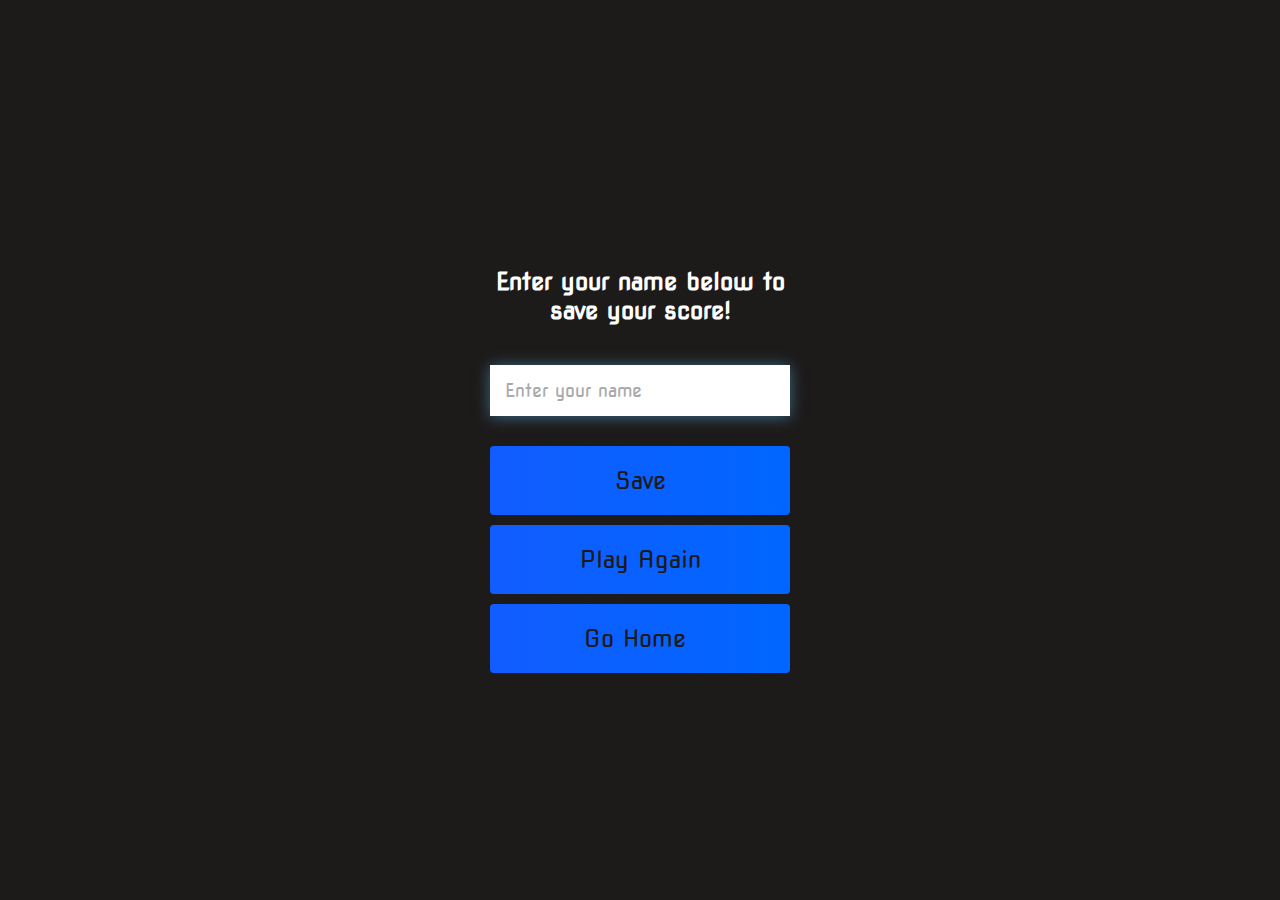
<file: end.html>
<!DOCTYPE html>
<html lang="en">
<head>
    <meta charset="UTF-8">
    <meta name="viewport" content="width=device-width, initial-scale=1.0">
    <title>Document</title>
    <link rel="stylesheet" href="style.css">
    <link rel="stylesheet" href="https://use.fontawesome.com/releases/v5.13.1/css/all.css" integrity="sha384-xxzQGERXS00kBmZW/6qxqJPyxW3UR0BPsL4c8ILaIWXva5kFi7TxkIIaMiKtqV1Q" crossorigin="anonymous">
</head>
<body>
    <div class="container">
        <div id="end" class="flex-center flex-column">
            <h1 id="finalScore">0</h1>
            <form class="end-form-container">
                <h2 id="end-text">Enter your name below to save your score!</h2>
                <input type="text" name="name" id="username" placeholder="Enter your name">
                <button class="btn" id="saveScoreBtn" type="submit" onclick="saveHighScore(event)" disabled>Save</button>
            </form>
            <a href="/game.html" class="btn">Play Again</a>
            <a href="/" class="btn">Go Home<i class="fas fa-home"></i></a>
        </div>
    </div>
    <script src="end.js"></script>
</body>
</html>
</file>
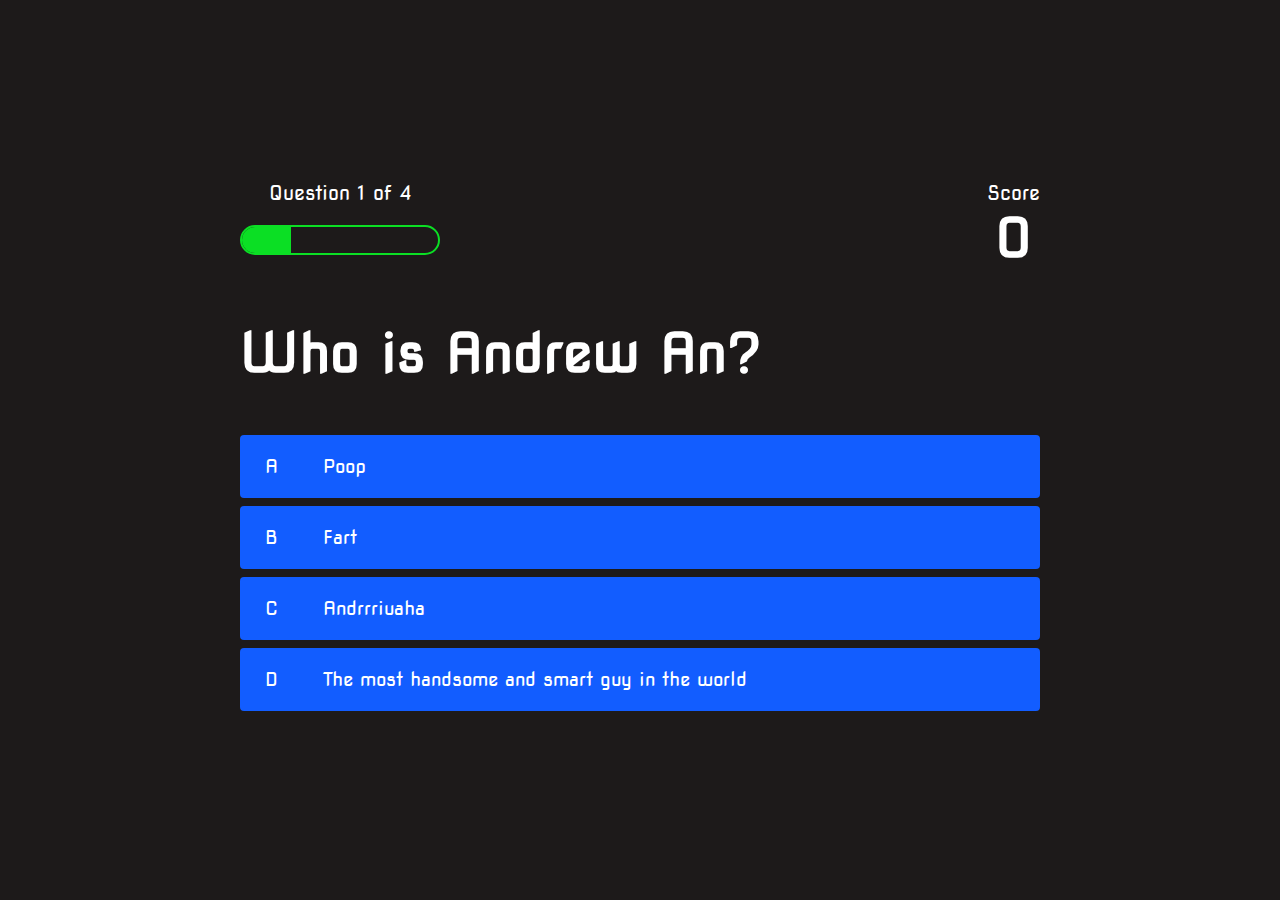
<file: game.html>
<!DOCTYPE html>
<html lang="en">
<head>
    <meta charset="UTF-8">
    <meta name="viewport" content="width=device-width, initial-scale=1.0">
    <title>Quiz Page</title>
    <link rel="stylesheet" href="style.css">
    <link rel="stylesheet" href="game.css">
</head>
<body>
    <div class="container">
        <div id="game" class="justify-center flex-column">
            <div id="hud">
                <div class="hud-item">
                    <p id="progressText" class="hud-prefix">
                        Question
                    </p>
                    <div id="progressBar">
                        <div id="progressBarFull"></div>
                    </div>
                </div>
                <div class="hud-item">
                    <p class="hud-prefix">
                        Score
                    </p>
                    <h1 class="hud-main-text" id="score">
                        0
                    </h1>
                </div>
            </div> <!-- 위에는 Question Score 표시. -->
            <h1 id="question">What is the answer to this question</h1>
            <div class="choice-container">
                <p class="choice-prefix">A</p>
                <p class="choice-text" data-number="1">Choice</p>
            </div>
            <div class="choice-container">
                <p class="choice-prefix">B</p>
                <p class="choice-text" data-number="2">Choice 2</p>
            </div>
            <div class="choice-container">
                <p class="choice-prefix">C</p>
                <p class="choice-text" data-number="3">Choice 3</p>
            </div>
            <div class="choice-container">
                <p class="choice-prefix">D</p>
                <p class="choice-text" data-number="4">Choice 4</p>
            </div>
        </div>
    </div>
    <script src="game.js"></script>
</body>
</html>
</file>
<file: style.css>
@import url('https://fonts.googleapis.com/css2?family=Nova+Square&display=swap');

:root{
    background-color: rgb(29, 26, 26);
}

*{
    box-sizing: border-box;
    margin: 0;
    padding: 0;
    font-size: 62.5%;
    font-family: 'Nova Square', cursive;
}

h1{
    font-size: 5.4rem;
    color: #fff;
    margin-bottom: 5rem;
}

h2{
    font-size: 4.2rem;
    margin-bottom: 4rem;
}

.container{
    width: 100vw;
    height: 100vh;
    display: flex;
    justify-content: center;
    align-items: center;
    max-width: 80rem;
    margin: 0 auto;
    padding: 2rem;
}

.flex-column{
    display: flex;
    flex-direction: column;
}

.flex-center{
    justify-content: center;
    align-items: center;
}

.justify-center{
    justify-content: center;
}

.text-center{
    text-align: center;
}

.hidden{
    display: none;
}

.btn{
    font-size: 2.4rem;
    padding: 2rem 0;
    width: 30rem;
    text-align: center;
    margin-bottom: 1rem;
    text-decoration: none;
    color: rgb(28, 26, 26);
    background: linear-gradient(90deg, rgb(18, 92, 255) 0%, rgb(0, 102, 255) 100%);
    border-radius: 4px;
}

.btn:hover{
    cursor: pointer;
    box-shadow: 0 0.4rem 1.4rem 0 rgba(8, 114, 244, 0.6);
    transition: tranform 150ms;
    transform: scale(1.03);
}

.btn[disabled]:hover{
    cursor: not-allowed;
    box-shadow: none;
    transform: none;
}

#highscore-btn{
    background: linear-gradient(90deg, rgb(255, 247, 9) 0%, rgb(240, 221, 6) 100%);
}

#highscore-btn:hover{
    box-shadow: 0 0.4rem 1.4rem 0 rgba(255,255,0,0.5);
}

.fa-crown{
    font-size: 2.5rem;
    margin-left: 1rem;
}

/* End Page CSS */

.end-form-container{
    width: 100%;
    display: flex;
    flex-direction: column;
    align-items: center;
    max-width: 30rem;
}

input{
    margin-bottom: 1rem;
    width: 20rem;
    padding: 1.5rem;
    font-size: 1.8rem;
    border: none;
    box-shadow: 0 0.1rem 1.4rem 0 rgba(86, 185, 235, 0.5);
}

input::placeholder{
    color: #aaa;
}

#username{
    margin-bottom: 3rem;
    width: 100%;
    outline: none;
}

#end-text{
    font-size: 2.4rem;
    color: #fff;
    text-align: center;
}

#saveScoreBtn{
    border: none;
}

.fa-home{
    margin-left: 1rem;
    font-size: 2rem;
    color: rgb(28, 26, 26);
}

@media screen and (max-width: 600px) {
    html {
        font-size: 8px;
    }
    .navbar-brand {
        font-size: 2rem;
    }
    
}
</file>
<file: game.css>
body{
    color: #fff;
}

.choice-container{
    display: flex;
    margin-bottom: 0.8rem;
    width: 100%;
    border-radius: 4px;
    background: rgb(18, 93, 255);
    font-size: 3rem;
    min-width: 80rem;
}

.choice-container:hover{
    cursor: pointer;
    box-shadow: 0 0.4rem 1.4rem 0 rgba(6, 103, 247, 0.5);
    transform: scale(1.02);
    transition: transform 100ms;
}

.choice-prefix{
    padding: 2rem 2.5rem;
    color: white;
}

.choice-text{
    padding: 2rem;
    width: 100%;
}

.correct{
    background: linear-gradient(32deg, rgba(11, 223, 36) 0%, rgb(41, 232, 111) 100%);
}

.incorrect{
    background: linear-gradient(32deg, rgba(230, 29, 29, 1) 0%, rgb(224, 11, 11, 1) 100%);
}

/* Heads up Display */
#hud{
    display: flex;
    justify-content: space-between;
}

.hud-prefix{
    text-align: center;
    font-size: 2rem;
}

.hud-main-text{
    text-align: center;
}

#progressBar{
    width: 20rem;
    height: 3rem;
    border: 0.2rem solid rgb(11, 223, 36);
    margin-top: 2rem;
    border-radius: 50px;
    overflow: hidden;
}

#progressBarFull{
    height: 100%;
    background:rgb(11, 223, 36);
    width: 0%;
}

@media screen and (max-width: 768px){
    .choice-container{
        min-width: 40rem;
    }
}
</file>
